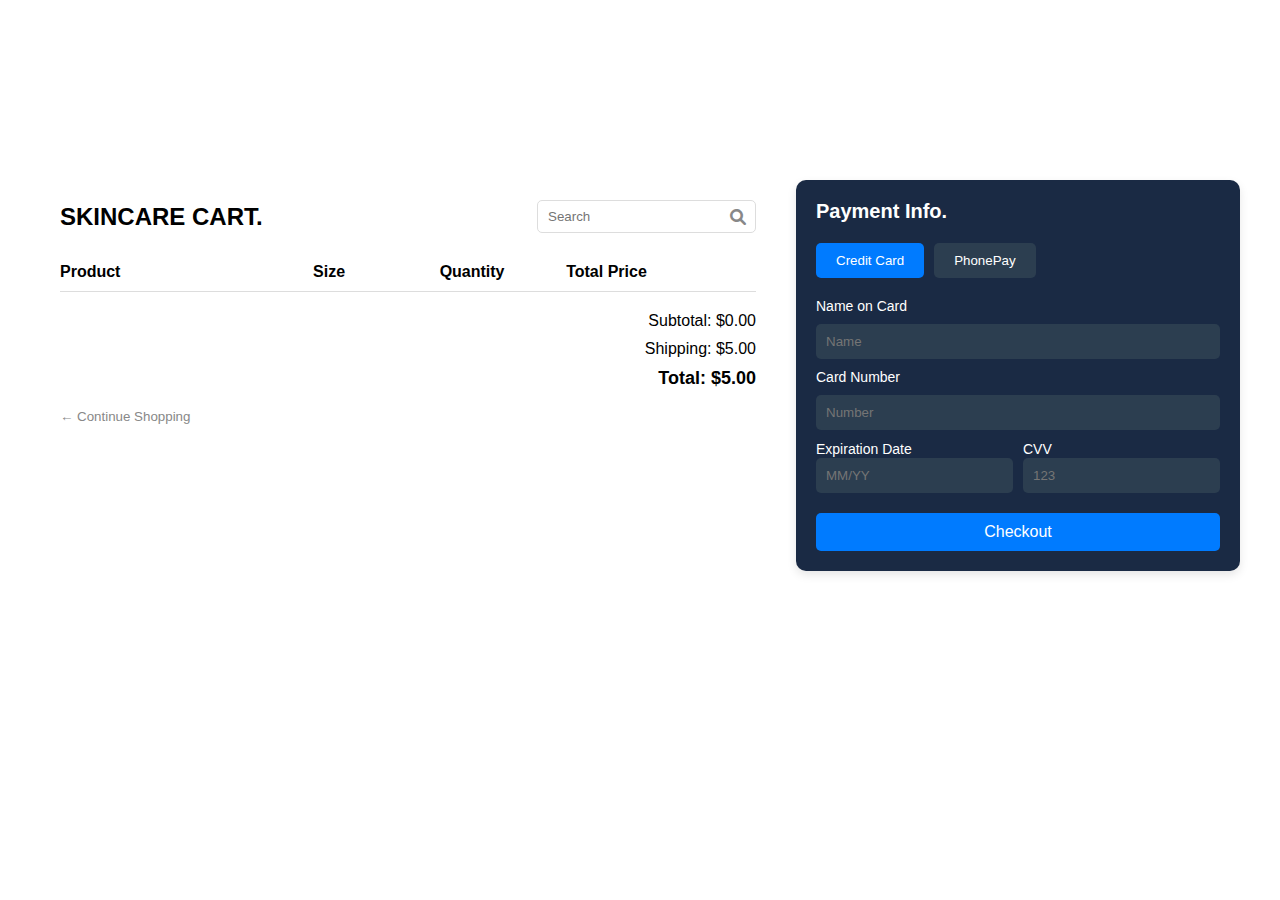
<file: cart.html>
<!DOCTYPE html>
<html lang="en">

<head>
    <meta charset="UTF-8">
    <meta name="viewport" content="width=device-width, initial-scale=1.0">
    <title>Skincare Shopping Cart</title>
    <link rel="stylesheet" href="cart.css">
    <link rel="stylesheet" href="https://cdnjs.cloudflare.com/ajax/libs/font-awesome/6.0.0-beta3/css/all.min.css">
</head>

<body>
    <div class="container">
        <!-- Shopping Cart Section -->
        <div class="cart-section">
            <div class="header">
                <h1>SKINCARE CART.</h1>
                <div class="search-bar">
                    <input type="text" placeholder="Search">
                    <i class="fas fa-search"></i>
                </div>
            </div>

            <!-- Cart Items -->
            <div class="cart-items">
                <div class="cart-header">
                    <span>Product</span>
                    <span>Size</span>
                    <span>Quantity</span>
                    <span>Total Price</span>
                </div>
                <div id="cart-items-list"></div>
            </div>

            <!-- Cart Summary -->
            <div class="cart-summary">
                <div class="summary-row">
                    <span>Subtotal:</span>
                    <span id="subtotal">$0.00</span>
                </div>
                <div class="summary-row">
                    <span>Shipping:</span>
                    <span id="shipping">$5.00</span>
                </div>
                <div class="summary-row total">
                    <span>Total:</span>
                    <span id="total">$5.00</span>
                </div>
            </div>

            <button class="continue-shopping">← Continue Shopping</button>
        </div>

        <!-- Payment Info Section -->
        <div class="payment-section">
            <h2>Payment Info.</h2>
            <div class="payment-methods">
                <button class="payment-method active" data-method="credit">Credit Card</button>
                <button class="payment-method" data-method="paypal">PhonePay</button>
            </div>
            <form id="payment-form">
                <label>Name on Card</label>
                <input type="text" placeholder="Name" required>
                <label>Card Number</label>
                <input type="text" placeholder="Number" required>
                <div class="card-details">
                    <div>
                        <label>Expiration Date</label>
                        <input type="text" placeholder="MM/YY" required>
                    </div>
                    <div>
                        <label>CVV</label>
                        <input type="text" placeholder="123" required>
                    </div>
                </div>
            </form>
            <button class="checkout-btn">Checkout</button>
        </div>
    </div>

    <script>
        document.addEventListener("DOMContentLoaded", function () {
            let cart = JSON.parse(localStorage.getItem("cart")) || [];
            const cartItemsList = document.getElementById("cart-items");

            function renderCart() {
                cartItemsList.innerHTML = "";

                if (cart.length === 0) {
                    cartItemsList.innerHTML = "<p>Your cart is empty.</p>";
                    updateSummary();
                    return;
                }

                cart.forEach((item) => {
                    let cartItem = document.createElement("div");
                    cartItem.classList.add("cart-item");
                    cartItem.innerHTML = `
                        <div class="image" style="background-image: url('${item.image}')"></div>
                        <h3>${item.name}</h3>
                        <p>Rs. ${item.price} x ${item.quantity}</p>
                        <button onclick="updateQuantity('${item.id}', -1)">-</button>
                        <span>${item.quantity}</span>
                        <button onclick="updateQuantity('${item.id}', 1)">+</button>
                        <button onclick="removeItem('${item.id}')">Remove</button>
                    `;
                    cartItemsList.appendChild(cartItem);
                });

                updateSummary();
            }

            function updateQuantity(id, change) {
                let item = cart.find(item => item.id == id);
                if (item) {
                    item.quantity += change;
                    if (item.quantity <= 0) {
                        cart = cart.filter(i => i.id !== id);
                    }
                    localStorage.setItem("cart", JSON.stringify(cart));
                    renderCart();
                }
            }

            function removeItem(id) {
                cart = cart.filter(item => item.id !== id);
                localStorage.setItem("cart", JSON.stringify(cart));
                renderCart();
            }

            function updateSummary() {
                let subtotal = cart.reduce((sum, item) => sum + item.price * item.quantity, 0);
                let shipping = cart.length > 0 ? 50 : 0;
                let total = subtotal + shipping;

                document.getElementById("subtotal").textContent = `Rs. ${subtotal.toFixed(2)}`;
                document.getElementById("shipping").textContent = `Rs. ${shipping.toFixed(2)}`;
                document.getElementById("total").textContent = `Rs. ${total.toFixed(2)}`;
            }

            renderCart();
        });
    </script>
</body>

</html>
</file>
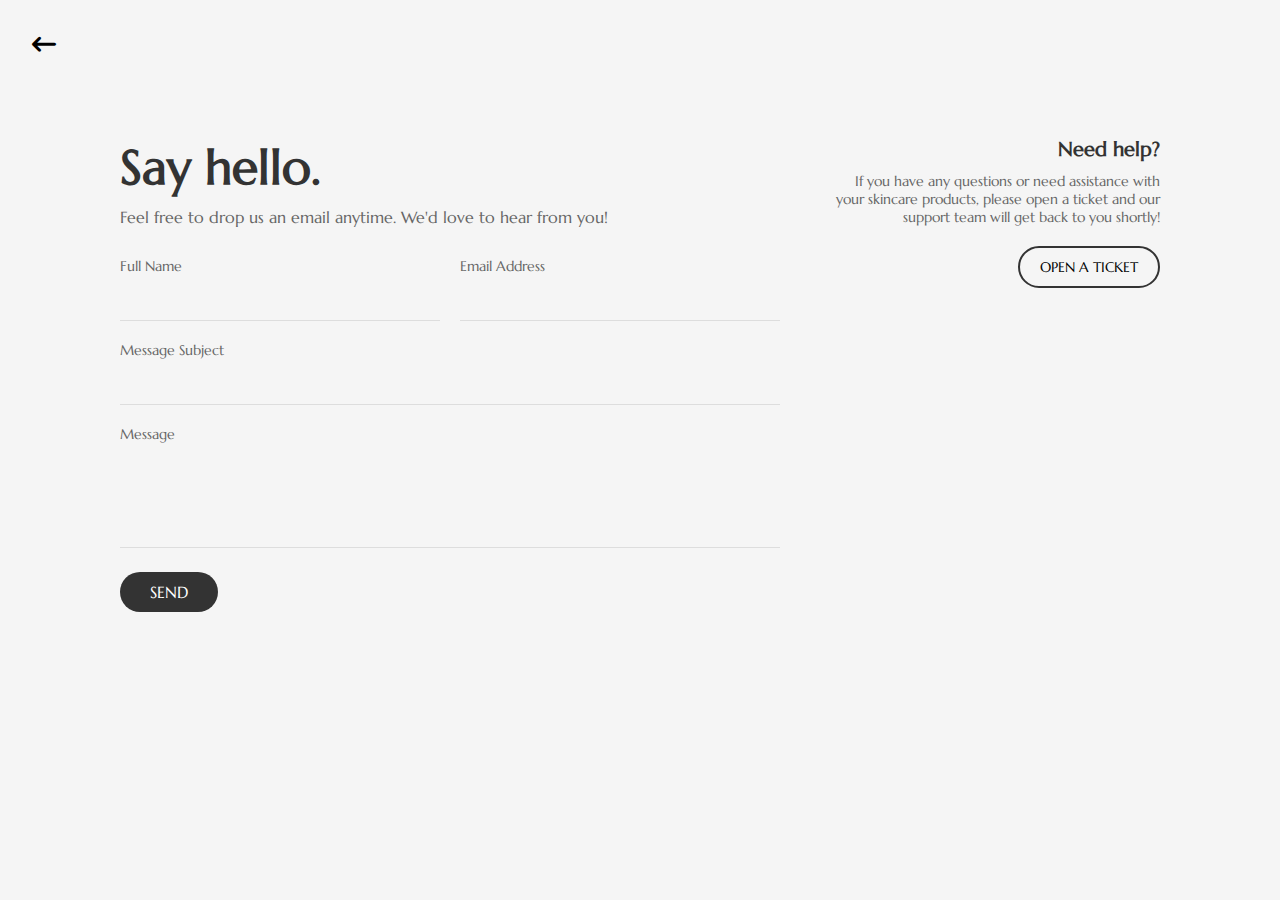
<file: contact.html>
<!DOCTYPE html>
<html lang="en">

<head>
    <meta charset="UTF-8">
    <meta name="viewport" content="width=device-width, initial-scale=1.0">
    <title>Contact Us - Skincare</title>
    <link rel="stylesheet" href="contact.css">
    <link rel="stylesheet" href="https://cdnjs.cloudflare.com/ajax/libs/font-awesome/6.0.0-beta3/css/all.min.css">

    <link rel="stylesheet" href="https://cdnjs.cloudflare.com/ajax/libs/font-awesome/6.7.2/css/all.min.css"
        integrity="sha512-Evv84Mr4kqVGRNSgIGL/F/aIDqQb7xQ2vcrdIwxfjThSH8CSR7PBEakCr51Ck+w+/U6swU2Im1vVX0SVk9ABhg=="
        crossorigin="anonymous" referrerpolicy="no-referrer" />

    <link rel="preconnect" href="https://fonts.googleapis.com">
    <link rel="preconnect" href="https://fonts.gstatic.com" crossorigin>
    <link href="https://fonts.googleapis.com/css2?family=Marcellus&family=Petit+Formal+Script&display=swap"
        rel="stylesheet">

</head>

<body>

    <!-- Contact Section -->
    <section class="contact-sec">
        <div class="icon">
            <a href="index.html"><i class="fa-solid fa-arrow-left-long arrow"></i></a>
        </div>
        <div class="contact-section">
            <div class="contact-content">
                <h1>Say hello.</h1>
                <p>Feel free to drop us an email anytime. We'd love to hear from you!</p>
                <form id="contact-form">
                    <div class="form-row">
                        <div class="form-group">
                            <label for="full-name">Full Name</label>
                            <input type="text" id="full-name" name="full-name" required>
                        </div>
                        <div class="form-group">
                            <label for="email">Email Address</label>
                            <input type="email" id="email" name="email" required>
                        </div>
                    </div>
                    <div class="form-group">
                        <label for="subject">Message Subject</label>
                        <input type="text" id="subject" name="subject" required>
                    </div>
                    <div class="form-group">
                        <label for="message">Message</label>
                        <textarea id="message" name="message" required></textarea>
                    </div>
                    <button type="submit">SEND</button>
                </form>
            </div>
            <div class="support-section">
                <h3>Need help?</h3>
                <p>If you have any questions or need assistance with your skincare products, please open a ticket and
                    our
                    support team will get back to you shortly!</p>
                <button class="ticket-btn">OPEN A TICKET</button>
            </div>
        </div>
    </section>

    <script>// Contact Form Submission
        document.getElementById("contact-form").addEventListener("submit", (e) => {
            e.preventDefault();
            const fullName = document.getElementById("full-name").value;
            const email = document.getElementById("email").value;
            const subject = document.getElementById("subject").value;
            const message = document.getElementById("message").value;

            // Simulate form submission
            console.log("Contact Form Submitted:", { fullName, email, subject, message });
            alert("Thank you for your message! We'll get back to you soon.");

            // Reset form
            document.getElementById("contact-form").reset();
        });

        // Newsletter Form Submission
        document.getElementById("newsletter-form").addEventListener("submit", (e) => {
            e.preventDefault();
            const email = document.querySelector("#newsletter-form input").value;

            // Simulate newsletter subscription
            console.log("Newsletter Subscription:", email);
            alert("Thank you for subscribing to our newsletter!");

            // Reset form
            document.getElementById("newsletter-form").reset();
        });

        // Open a Ticket Button
        document.querySelector(".ticket-btn").addEventListener("click", () => {
            alert("Opening a support ticket... You'll be redirected to our support portal.");
            // You can redirect to a support page here, e.g.:
            // window.location.href = "/support";
        });
    </script>
</body>

</html>
</file>
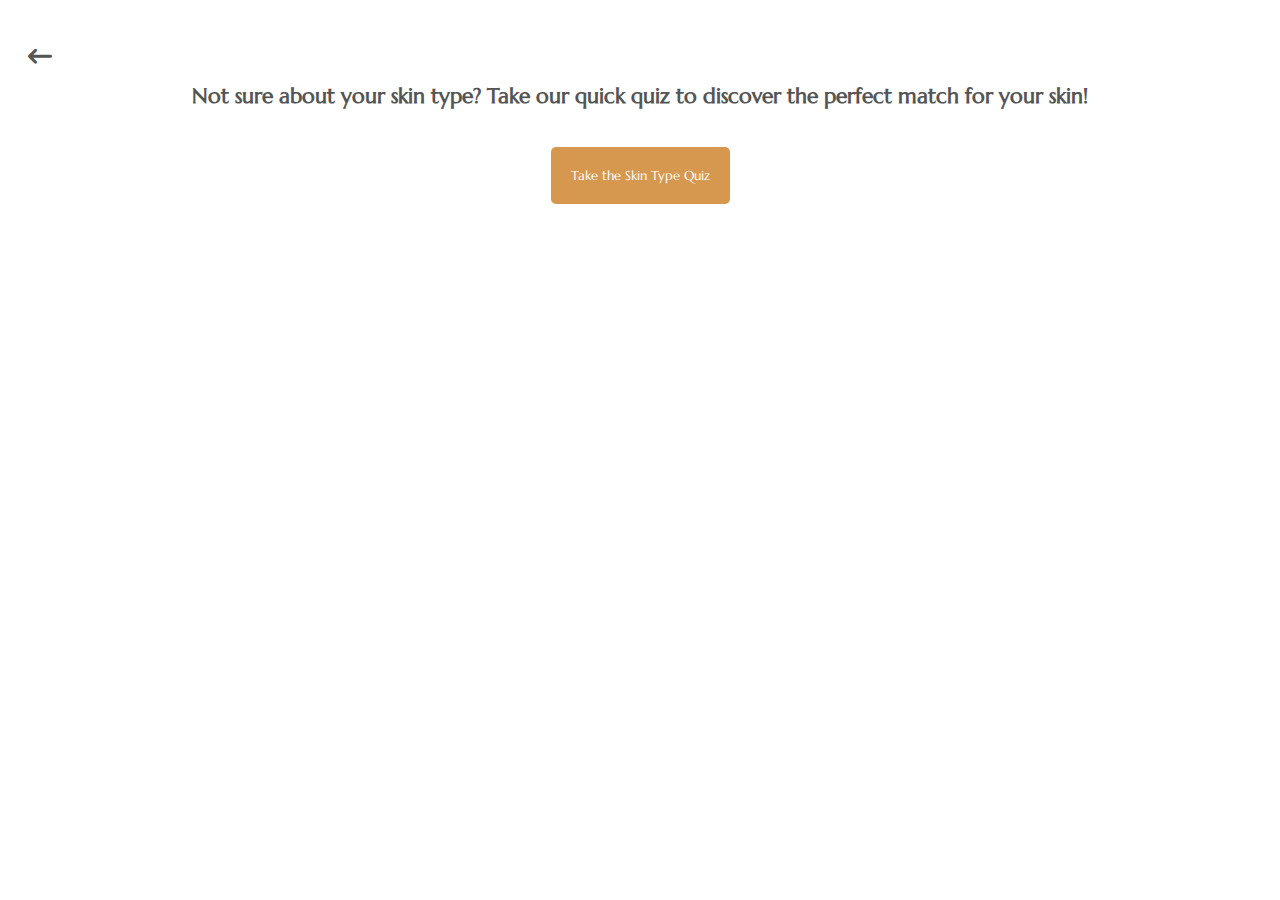
<file: quiz.html>
<!DOCTYPE html>
<html lang="en">

<head>
    <meta charset="UTF-8">
    <meta name="viewport" content="width=device-width, initial-scale=1.0">

    <link rel="stylesheet" href="https://cdnjs.cloudflare.com/ajax/libs/font-awesome/6.7.2/css/all.min.css"
        integrity="sha512-Evv84Mr4kqVGRNSgIGL/F/aIDqQb7xQ2vcrdIwxfjThSH8CSR7PBEakCr51Ck+w+/U6swU2Im1vVX0SVk9ABhg=="
        crossorigin="anonymous" referrerpolicy="no-referrer" />

    <link rel="preconnect" href="https://fonts.googleapis.com">
    <link rel="preconnect" href="https://fonts.gstatic.com" crossorigin>
    <link href="https://fonts.googleapis.com/css2?family=Petit+Formal+Script&display=swap" rel="stylesheet">

    <link rel="preconnect" href="https://fonts.googleapis.com">
    <link rel="preconnect" href="https://fonts.gstatic.com" crossorigin>
    <link href="https://fonts.googleapis.com/css2?family=Marcellus&family=Petit+Formal+Script&display=swap"
        rel="stylesheet">



    <title>Skin Type Quiz</title>
    <style>
        body {
            text-align: center;
            padding: 20px;

        }

        .quiz-container {
            max-width: 400px;
            margin: auto;
            border: 1px solid #ccc;
            padding: 20px;
            border-radius: 10px;
            display: none;
            font-family: 'Marcellus';
        }

        .question {
            margin-bottom: 20px;
            font-family: 'Marcellus';
        }

        .options button {
            display: block;
            width: 100%;
            margin: 8px 0;
            padding: 10px;
            border: none;
            cursor: pointer;
            background-color: #f3f3f3;
            font-family: 'Marcellus';
        }

        .options button:hover {
            background-color: rgb(213, 160, 98);
        }

        .toggle-btn {
            background-color: rgb(214, 151, 78);
            color: white;
            padding: 20px 20px;
            border: none;
            cursor: pointer;
            margin-bottom: 10px;
            border-radius: 5px;
            margin-top: 1.5rem;
            font-family: 'Marcellus';
        }

        #next {
            padding: 12px;
            padding-left: 2rem;
            padding-right: 2rem;
            font-family: 'Marcellus';
            margin: 1rem;
            margin-left: 9rem;
            align-items: center;
        }

        h1 {
            font-family: 'Marcellus';
            font-size: 1.3rem;
            color: #555;
        }

        .arrow {
            font-size: 1.5rem;
            margin-top: 1rem;
            margin-right: 95rem;
            color: #555;
            position: relative;
        }
    </style>
</head>

<body>
    <div class="icon">
        <a href="index.html"><i class="fa-solid fa-arrow-left-long arrow"></i></a>
    </div>
    <h1>Not sure about your skin type? Take our quick quiz to discover the perfect match for your skin!</h1>

    <button class="toggle-btn" onclick="toggleQuiz()">Take the Skin Type Quiz</button>
    <div class="quiz-container" id="quiz-container">
        <h2>Find Your Skin Type</h2>
        <div id="quiz">
            <div id="question" class="question"></div>
            <div id="options" class="options"></div>
        </div>
        <button id="next" onclick="nextQuestion()" style="display:none;">Next</button>
        <div id="result" style="display:none;"></div>
    </div>

    <script>
        function toggleQuiz() {
            const quizContainer = document.getElementById("quiz-container");
            quizContainer.style.display = (quizContainer.style.display === "none" || quizContainer.style.display === "") ? "block" : "none";
        }

        const questions = [
            {
                question: "How does your skin feel after washing it?",
                options: {
                    "Oily": "oily",
                    "Dry": "dry",
                    "Normal": "normal",
                    "Combination (Oily T-zone, Dry Cheeks)": "combination",
                    "Sensitive": "sensitive"
                }
            },
            {
                question: "Does your skin get shiny throughout the day?",
                options: {
                    "Yes, very shiny": "oily",
                    "No, it stays the same": "dry",
                    "Only in T-zone": "combination",
                    "It gets red instead": "sensitive",
                    "Balanced all day": "normal"
                }
            },
            {
                question: "How often do you experience breakouts?",
                options: {
                    "Frequently": "oily",
                    "Rarely": "dry",
                    "Occasionally": "normal",
                    "Only in T-zone": "combination",
                    "Only with new products": "sensitive"
                }
            },
            {
                question: "What describes your pores best?",
                options: {
                    "Large and visible": "oily",
                    "Small and barely visible": "dry",
                    "Medium size, visible in T-zone": "combination",
                    "Red and inflamed easily": "sensitive",
                    "Balanced, not too visible": "normal"
                }
            },
            {
                question: "How does your skin feel at the end of the day?",
                options: {
                    "Oily and greasy": "oily",
                    "Tight and dry": "dry",
                    "Normal, no change": "normal",
                    "Irritated and itchy": "sensitive",
                    "Oily in T-zone, dry elsewhere": "combination"
                }
            }
        ];

        let currentQuestionIndex = 0;
        let scores = { oily: 0, dry: 0, normal: 0, sensitive: 0, combination: 0 };

        function loadQuestion() {
            const questionElement = document.getElementById("question");
            const optionsElement = document.getElementById("options");
            const nextButton = document.getElementById("next");
            questionElement.textContent = questions[currentQuestionIndex].question;
            optionsElement.innerHTML = "";

            // for (const [key, value] of Object.entries(questions[currentQuestionIndex].options)) {
            //     const button = document.createElement("button");
            //     button.textContent = key;
            //     button.onclick = function () { selectAnswer(value, this); };
            //     optionsElement.appendChild(button);
            // }


            for (const [key, value] of Object.entries(questions[currentQuestionIndex].options)) {
    const button = document.createElement("button");
    button.textContent = key;
    button.onclick = function () { selectAnswer(value, this); };
    optionsElement.appendChild(button);
}



            nextButton.style.display = "none";
        }

        // function selectAnswer(type, button) {
        //     scores[type]++;

        //     // Remove active class from all buttons
        //     const buttons = document.querySelectorAll("#options button");
        //     buttons.forEach(btn => btn.style.backgroundColor = "");

        //     // Change background color of selected button
        //     button.style.backgroundColor = "rgb(214, 151, 78)"; // Gold color (change to your preferred color)

        //     document.getElementById("next").style.display = "block";
        // }



        function selectAnswer(type, button) {
    scores[type]++;
    
    // Reset styles for all buttons
    const buttons = document.querySelectorAll("#options button");
    buttons.forEach(btn => {
        btn.style.backgroundColor = ""; // Reset background
        btn.style.color = ""; // Reset text color
    });

    // Change background and text color of the selected button
    button.style.backgroundColor = "rgb(214, 151, 78)"; // Gold background
    button.style.color = "#fff"; // Black text (change if needed)

    document.getElementById("next").style.display = "block";
}


        function nextQuestion() {
            currentQuestionIndex++;
            if (currentQuestionIndex < questions.length) {
                loadQuestion();
            } else {
                showResult();
            }
        }

        function showResult() {
            let maxScore = 0;
            let skinType = "";
            for (const [type, score] of Object.entries(scores)) {
                if (score > maxScore) {
                    maxScore = score;
                    skinType = type;
                }
            }
            document.getElementById("quiz").style.display = "none";
            document.getElementById("result").style.display = "block";
            document.getElementById("result").innerHTML = `<h3>Your Skin Type: ${skinType.charAt(0).toUpperCase() + skinType.slice(1)}</h3>`;

            // Redirect to home page after 3 seconds
            setTimeout(() => {
                window.location.href = "skintype.html";  // Change "skintype.html" to your actual home page URL
            }, 4000);
        }

        loadQuestion();
    </script>
</body>

</html>
</file>
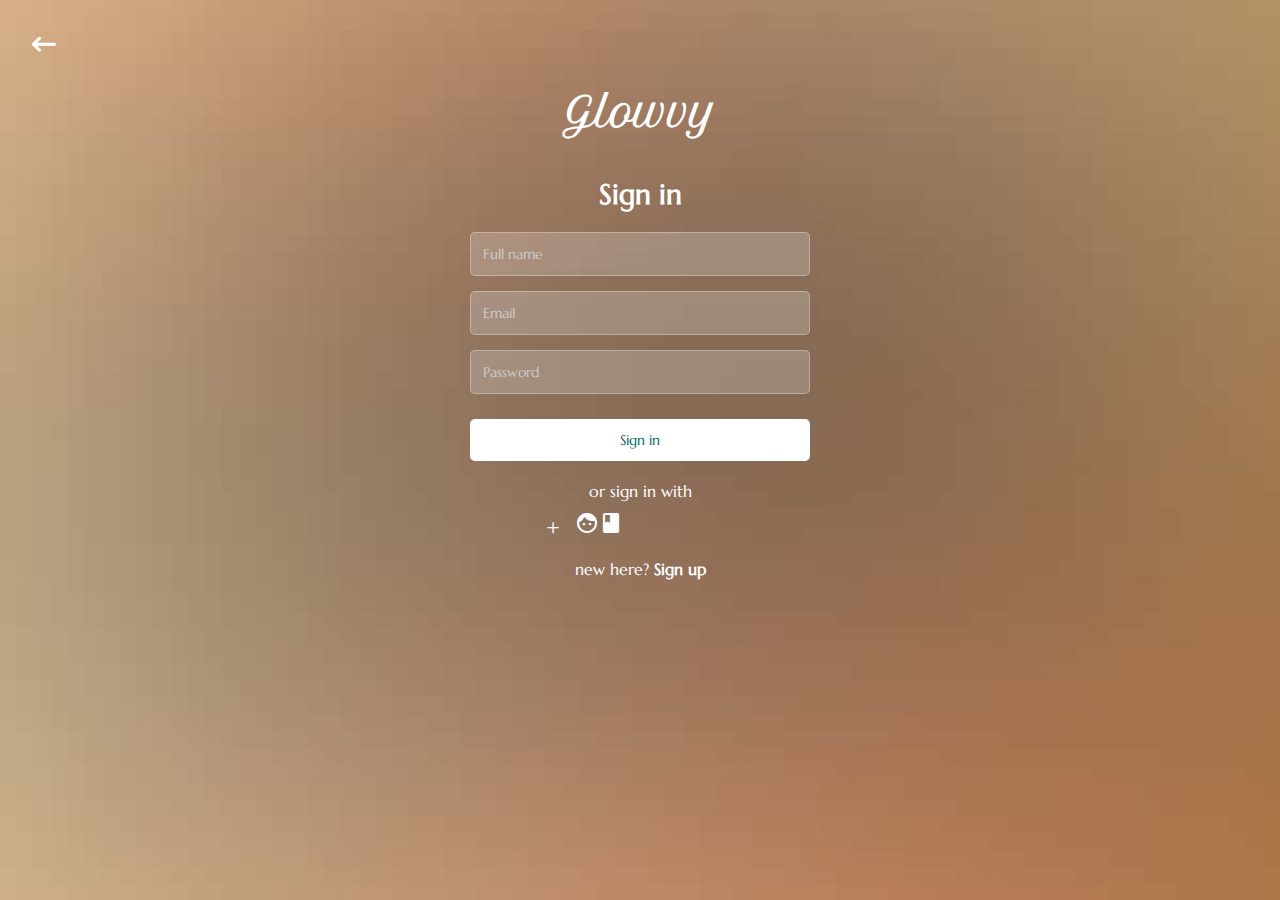
<file: sign-in.html>
<!DOCTYPE html>
<html lang="en">

<head>
    <meta charset="UTF-8">
    <meta name="viewport" content="width=device-width, initial-scale=1.0">
    <title>Sign in Page</title>
    <link rel="stylesheet" href="sign.css">
    <link href="https://fonts.googleapis.com/icon?family=Material+Icons" rel="stylesheet">
    <link rel="preconnect" href="https://fonts.googleapis.com">
    <link rel="preconnect" href="https://fonts.gstatic.com" crossorigin>
    <link
        href="https://fonts.googleapis.com/css2?family=Advent+Pro:ital,wght@0,100..900;1,100..900&family=Manrope:wght@200..800&family=Marcellus&family=Montserrat+Alternates:ital,wght@0,100;0,200;0,300;0,400;0,500;0,600;0,700;0,800;0,900;1,100;1,200;1,300;1,400;1,500;1,600;1,700;1,800;1,900&family=Montserrat:ital,wght@0,100..900;1,100..900&family=Petit+Formal+Script&family=Rajdhani:wght@300;400;500;600;700&family=Roboto+Condensed:ital,wght@0,100..900;1,100..900&display=swap"
        rel="stylesheet">
    <link rel="preconnect" href="https://fonts.googleapis.com">
    <link rel="preconnect" href="https://fonts.gstatic.com" crossorigin>
    <link
        href="https://fonts.googleapis.com/css2?family=Advent+Pro:ital,wght@0,100..900;1,100..900&family=Manrope:wght@200..800&family=Marcellus&family=Montserrat+Alternates:ital,wght@0,100;0,200;0,300;0,400;0,500;0,600;0,700;0,800;0,900;1,100;1,200;1,300;1,400;1,500;1,600;1,700;1,800;1,900&family=Montserrat:ital,wght@0,100..900;1,100..900&family=Petit+Formal+Script&family=Rajdhani:wght@300;400;500;600;700&family=Roboto+Condensed:ital,wght@0,100..900;1,100..900&display=swap"
        rel="stylesheet">


    <link rel="stylesheet" href="https://cdnjs.cloudflare.com/ajax/libs/font-awesome/6.7.2/css/all.min.css"
        integrity="sha512-Evv84Mr4kqVGRNSgIGL/F/aIDqQb7xQ2vcrdIwxfjThSH8CSR7PBEakCr51Ck+w+/U6swU2Im1vVX0SVk9ABhg=="
        crossorigin="anonymous" referrerpolicy="no-referrer" />
</head>

<body>
    <div class="container">
        <div class="background-image">
            <img src="sign-bg.jpeg" alt="Background Image" class="bg-img">
            <div class="overlay"></div>
        </div>
        <div class="icon">
            <a href="index.html"><i class="fa-solid fa-arrow-left-long arrow"></i></a>
        </div>

        <div class="content">

            <div class="logo">Glowvy</div>
            <h2>Sign in</h2>
            <form class="signin-form">
                <div class="input-group">
                    <input type="text" placeholder="Full name" value="" required>
                </div>
                <div class="input-group">
                    <input type="email" placeholder="Email" value="" required>
                </div>
                <div class="input-group">
                    <input type="password" placeholder="Password" value="" required>
                </div>
                <button type="submit">Sign in</button>
            </form>
            <div class="social-login">
                <p>or sign in with</p>
                <div class="social-icons">
                    <a href="#" class="google"><i class="material-icons">g+</i></a>
                    <a href="#" class="facebook"><i class="material-icons">facebook</i></a>
                    <a href="#" class="apple"><i class="material-icons">apple</i></a>
                </div>
            </div>
            <p class="signin-link">new here? <a href="sign-up.html">Sign up</a></p>
        </div>
    </div>
</body>

</html>
</file>
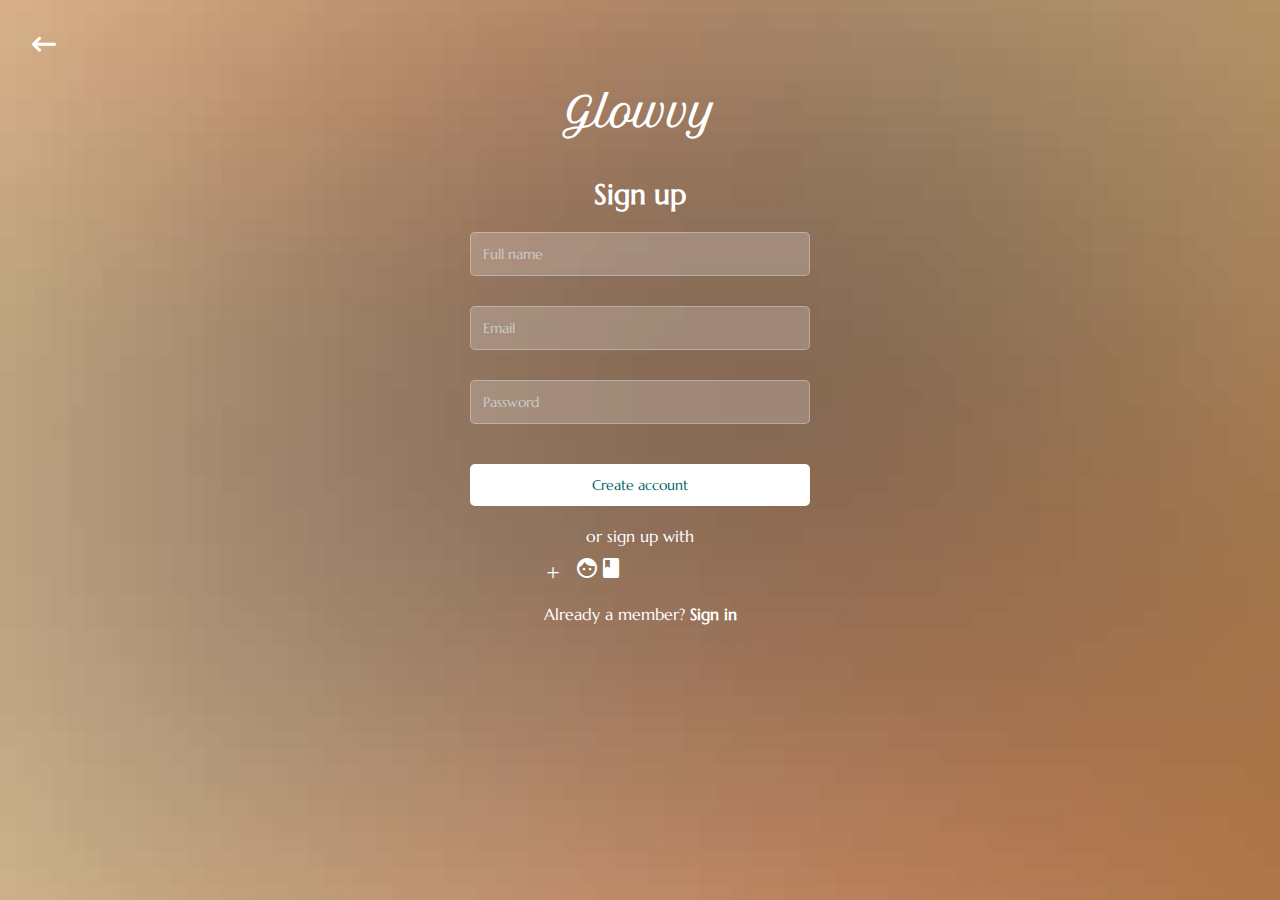
<file: sign-up.html>
<!DOCTYPE html>
<html lang="en">

<head>
    <meta charset="UTF-8">
    <meta name="viewport" content="width=device-width, initial-scale=1.0">
    <title>Sign Up Page</title>
    <link rel="stylesheet" href="sign.css">
    <link href="https://fonts.googleapis.com/icon?family=Material+Icons" rel="stylesheet">
    <link rel="preconnect" href="https://fonts.googleapis.com">
    <link rel="preconnect" href="https://fonts.gstatic.com" crossorigin>
    <link
        href="https://fonts.googleapis.com/css2?family=Advent+Pro:ital,wght@0,100..900;1,100..900&family=Manrope:wght@200..800&family=Marcellus&family=Montserrat+Alternates:ital,wght@0,100;0,200;0,300;0,400;0,500;0,600;0,700;0,800;0,900;1,100;1,200;1,300;1,400;1,500;1,600;1,700;1,800;1,900&family=Montserrat:ital,wght@0,100..900;1,100..900&family=Petit+Formal+Script&family=Rajdhani:wght@300;400;500;600;700&family=Roboto+Condensed:ital,wght@0,100..900;1,100..900&display=swap"
        rel="stylesheet">
    <link rel="preconnect" href="https://fonts.googleapis.com">
    <link rel="preconnect" href="https://fonts.gstatic.com" crossorigin>
    <link
        href="https://fonts.googleapis.com/css2?family=Advent+Pro:ital,wght@0,100..900;1,100..900&family=Manrope:wght@200..800&family=Marcellus&family=Montserrat+Alternates:ital,wght@0,100;0,200;0,300;0,400;0,500;0,600;0,700;0,800;0,900;1,100;1,200;1,300;1,400;1,500;1,600;1,700;1,800;1,900&family=Montserrat:ital,wght@0,100..900;1,100..900&family=Petit+Formal+Script&family=Rajdhani:wght@300;400;500;600;700&family=Roboto+Condensed:ital,wght@0,100..900;1,100..900&display=swap"
        rel="stylesheet">

    <link rel="stylesheet" href="https://cdnjs.cloudflare.com/ajax/libs/font-awesome/6.7.2/css/all.min.css"
        integrity="sha512-Evv84Mr4kqVGRNSgIGL/F/aIDqQb7xQ2vcrdIwxfjThSH8CSR7PBEakCr51Ck+w+/U6swU2Im1vVX0SVk9ABhg=="
        crossorigin="anonymous" referrerpolicy="no-referrer" />
</head>

<body>
    <div class="container">
        <div class="background-image">
            <img src="sign-bg.jpeg" alt="Background Image" class="bg-img">
            <div class="overlay"></div>
        </div>
        <div class="icon">
            <a href="index.html"><i class="fa-solid fa-arrow-left-long arrow"></i></a>
        </div>
        <div class="content">
            <div class="logo">Glowvy</div>
            <h2>Sign up</h2>
            <form class="signup-form">
                <div class="input-group">
                    <input type="text" placeholder="Full name" value="" required>
                </div>
                <div class="input-group">
                    <input type="email" placeholder="Email" value="" required>
                </div>
                <div class="input-group">
                    <input type="password" placeholder="Password" value="" required>
                </div>
                <button type="submit">Create account</button>
            </form>
            <div class="social-login">
                <p>or sign up with</p>
                <div class="social-icons">
                    <a href="#" class="google"><i class="material-icons">g+</i></a>
                    <a href="#" class="facebook"><i class="material-icons">facebook</i></a>
                    <a href="#" class="apple"><i class="material-icons">apple</i></a>
                </div>
            </div>
            <p class="signin-link">Already a member? <a href="sign-in.html">Sign in</a></p>
        </div>
    </div>
</body>
</html>
</file>
<file: cart.css>
/* GENERAL STYLLING */
* {
    margin: 0;
    padding: 0;
    box-sizing: border-box;
    font-family: Arial, sans-serif;
}

body {
    padding: 20px;
}

.container {
    display: flex;
    gap: 20px;
    max-width: 1200px;
    margin: 0 auto;
    margin-top: 10rem;
}

/* Cart Section */
.cart-section {
    flex: 2;
    background: white;
    padding: 20px;
    border-radius: 10px;
}

.header {
    display: flex;
    justify-content: space-between;
    align-items: center;
    margin-bottom: 20px;
}

.header h1 {
    font-size: 24px;
    font-weight: bold;
}

.search-bar {
    position: relative;
}

.search-bar input {
    padding: 8px 30px 8px 10px;
    border: 1px solid #ddd;
    border-radius: 5px;
}

.search-bar i {
    position: absolute;
    right: 10px;
    top: 50%;
    transform: translateY(-50%);
    color: #888;
}

.cart-header {
    display: grid;
    grid-template-columns: 2fr 1fr 1fr 1fr 0.5fr;
    padding: 10px 0;
    border-bottom: 1px solid #ddd;
    font-weight: bold;
}

/*CART ITEM STYLLING*/
.cart-item {
    display: grid;
    grid-template-columns: 2fr 1fr 1fr 1fr 0.5fr;
    align-items: center;
    padding: 10px 0;
    border-bottom: 1px solid #eee;
}

.cart-item img {
    width: 50px;
    height: 50px;
    object-fit: cover;
    border-radius: 5px;
}

.quantity-controls {
    display: flex;
    align-items: center;
    gap: 5px;
}

.quantity-controls button {
    background: #ddd;
    border: none;
    padding: 5px 10px;
    cursor: pointer;
    border-radius: 5px;
}

.quantity-controls span {
    width: 20px;
    text-align: center;
}

.cart-summary {
    margin-top: 20px;
    text-align: right;
}

.summary-row {
    margin-bottom: 10px;
    font-size: 16px;
}

.summary-row.total {
    font-weight: bold;
    font-size: 18px;
}

.continue-shopping {
    background: transparent;
    border: none;
    color: #888;
    cursor: pointer;
    margin-top: 10px;
}

/* Payment Section */
.payment-section {
    flex: 1;
    background: #1a2a44;
    color: white;
    padding: 20px;
    border-radius: 10px;
    box-shadow: 0 4px 10px rgba(0, 0, 0, 0.1);
}

.payment-section h2 {
    font-size: 20px;
    margin-bottom: 20px;
}

.payment-methods {
    display: flex;
    gap: 10px;
    margin-bottom: 20px;
}

.payment-method {
    background: #2c3e50;
    border: none;
    padding: 10px 20px;
    color: white;
    cursor: pointer;
    border-radius: 5px;
}

.payment-method.active {
    background: #007bff;
}

#payment-form {
    display: flex;
    flex-direction: column;
    gap: 10px;
}

#payment-form label {
    font-size: 14px;
}

#payment-form input {
    padding: 10px;
    border: none;
    border-radius: 5px;
    background: #2c3e50;
    color: white;
}

.card-details {
    display: flex;
    gap: 10px;
}

.card-details div {
    flex: 1;
}

.checkout-btn {
    background: #007bff;
    border: none;
    padding: 10px;
    color: white;
    font-size: 16px;
    cursor: pointer;
    border-radius: 5px;
    margin-top: 20px;
    width: 100%;
}
</file>
<file: contact.css>
/* GENERAL STYLLING*/
* {
    margin: 0;
    padding: 0;
    box-sizing: border-box;
}

body {
    background-color: #f5f5f5;
    color: #333;
}

/* Header */
header {
    display: flex;
    justify-content: space-between;
    align-items: center;
    padding: 20px 50px;
    background: white;
    box-shadow: 0 2px 5px rgba(0, 0, 0, 0.1);
}

/* ARROW STYLLING */
.arrow {
    font-size: 1.5rem;
    margin-top: 2rem;
    margin-left: 2rem;
    color: black
}

/* Contact Section */
.contact-section {
    display: flex;
    justify-content: space-between;
    padding: 5rem;
    max-width: 1200px;
    margin: 0 auto;
}

.contact-content {
    flex: 2;
    margin-right: 50px;
    font-family: 'marcellus';
}

.contact-content h1 {
    font-size: 48px;
    font-weight: bold;
    margin-bottom: 10px;
}

.contact-content p {
    font-size: 16px;
    color: #666;
    margin-bottom: 30px;
    font-family: 'marcellus';
}

#contact-form {
    display: flex;
    flex-direction: column;
    gap: 20px;
}

.form-row {
    display: flex;
    gap: 20px;
}

.form-group {
    flex: 1;
}

.form-group label {
    display: block;
    font-size: 14px;
    margin-bottom: 5px;
    color: #666;
}

.form-group input,
.form-group textarea {
    width: 100%;
    padding: 10px 0;
    border: none;
    border-bottom: 1px solid #ddd;
    background: transparent;
    font-size: 16px;
    color: #333;
    font-family: 'marcellus';
}

.form-group textarea {
    height: 100px;
    resize: none;
}

#contact-form button {
    background: #333;
    color: white;
    border: none;
    padding: 10px 30px;
    font-size: 16px;
    cursor: pointer;
    border-radius: 30px;
    align-self: flex-start;
    font-family: 'marcellus';
}

#contact-form button:hover {
    background: #007bff;
}

/* Support Section */
.support-section {
    flex: 1;
    text-align: right;
}

.support-section h3 {
    font-size: 20px;
    margin-bottom: 10px;
    font-family: 'marcellus';
}

.support-section p {
    font-size: 14px;
    color: #666;
    margin-bottom: 20px;
    font-family: 'marcellus';
}

.ticket-btn {
    background: transparent;
    border: 2px solid #333;
    padding: 10px 20px;
    font-size: 14px;
    cursor: pointer;
    border-radius: 30px;
    font-family: 'marcellus';
}

.ticket-btn:hover {
    background: #333;
    color: white;
}
</file>
<file: sign.css>
/* GENEREL STYLLING */
* {
    margin: 0;
    padding: 0;
    box-sizing: border-box;
    font-family: Arial, sans-serif;
}

.body {
    background-color: #e8e2d9;
    display: flex;
    justify-content: center;
    align-items: center;
    min-height: 100vh;
    color: #fff;
}
/* PAGE STYLLING */
.container {
    position: relative;
    width: 100%;
    height: 100vh;
    overflow: hidden;
}

.background-image {
    position: absolute;
    top: 0;
    left: 0;
    width: 100%;
    height: 100%;
    z-index: 0;
}

.bg-img {
    width: 100%;
    height: 100%;
    object-fit: cover;
}

.content {
    position: relative;
    z-index: 2;
    padding: 30px;
    text-align: center;
    max-width: 400px;
    margin: 0 auto;
}
/* LEFT ARROW STYLLING */
.arrow {
    font-size: 1.5rem;
    margin-top: 2rem;
    margin-left: 2rem;
    color: #fff;
    position: relative;
}
.logo {
    font-size: 40px;
    font-family: 'petit formal script';
    color: #fff;
    margin-bottom: 40px;
    font-weight: bold;
}

h2 {
    font-size: 28px;
    font-family: 'marcellus';
    margin-bottom: 20px;
    color: #fff;
}
/* FORM STYLLING */
.signup-form {
    display: flex;
    flex-direction: column;
    gap: 15px;
}

.input-group {
    margin-bottom: 15px;
}

input {
    width: 100%;
    padding: 12px;
    border: none;
    border-radius: 5px;
    font-family: 'marcellus';
    font-size: 14px;
    background: rgba(255, 255, 255, 0.2);
    color: #fff;
    border: 1px solid rgba(255, 255, 255, 0.3);
}

input::placeholder {
    color: #ccc;
    font-family: 'marcellus';
}

button {
    width: 100%;
    padding: 12px;
    background-color: #fff;
    color: #006666;
    border: none;
    border-radius: 5px;
    font-size: 14px;
    cursor: pointer;
    margin-top: 10px;
    font-family: 'marcellus';
}

button:hover {
    background-color: #e0e0e0;
}

.social-login {
    margin-top: 20px;
    color: #fff;
}

.social-login p {
    font-size: 1rem;
    margin-bottom: 10px;
    font-family: 'marcellus';
}

.social-icons {
    display: flex;
    justify-content: center;
    font-family: 'marcellus';
    gap: 15px;
}

.social-icons a {
    color: #fff;
    font-size: 1rem;
    text-decoration: none;

}

.social-icons a:hover {
    opacity: 0.8;
}

.signin-link {
    margin-top: 20px;
    font-size: 1rem;
    color: #fff;
    font-family: 'marcellus';
}

.signin-link a {
    color: #fff;
    text-decoration: none;
    font-weight: bold;
    font-family: 'marcellus';

}

.signin-link a:hover {
    text-decoration: underline;
}
</file>
